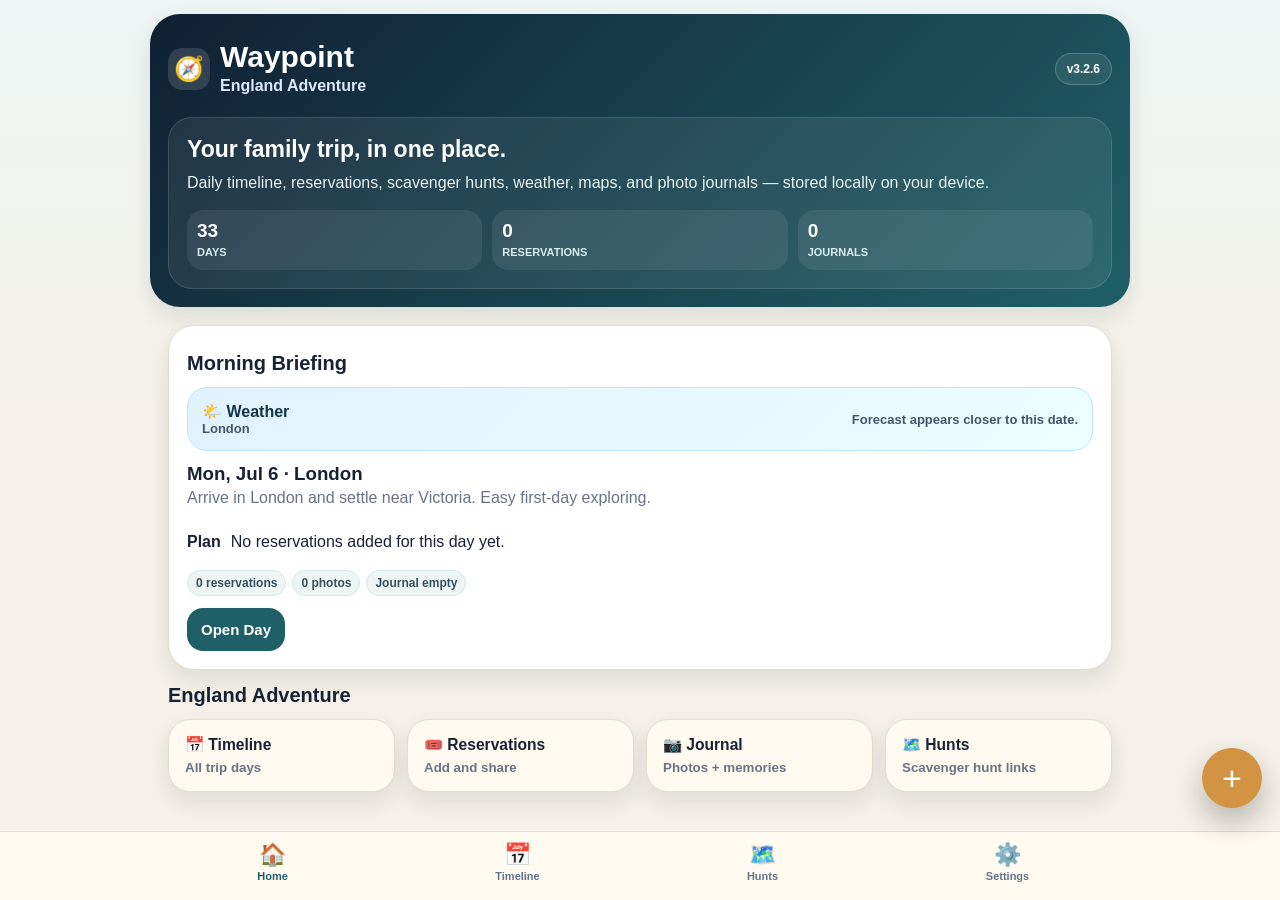
<file: index.html>
<!doctype html>
<html lang="en">
<head>
<meta charset="utf-8" />
<meta name="viewport" content="width=device-width,initial-scale=1,viewport-fit=cover" />
<meta name="theme-color" content="#102033" />
<link rel="manifest" href="manifest.webmanifest" />
<title>Waypoint 3.2.6</title>
<style>
:root{--bg:#f5f1e8;--card:#fffaf0;--ink:#182235;--muted:#697386;--line:#e5ddcd;--brand:#1f5f68;--brand2:#d29442;--good:#2f855a;--danger:#c2410c;--shadow:0 10px 25px rgba(24,34,53,.10);--r:22px}*{box-sizing:border-box}body{margin:0;background:linear-gradient(180deg,#edf6f5 0,#f5f1e8 45%);color:var(--ink);font-family:-apple-system,BlinkMacSystemFont,"Segoe UI",Roboto,Arial,sans-serif;padding-bottom:86px}.app{max-width:980px;margin:0 auto}.hero{padding:28px 18px 18px;background:linear-gradient(135deg,#102033,#1f5f68);color:white;border-bottom-left-radius:30px;border-bottom-right-radius:30px;box-shadow:var(--shadow)}.top{display:flex;justify-content:space-between;gap:12px;align-items:center}.logo{display:flex;gap:10px;align-items:center}.mark{width:42px;height:42px;border-radius:14px;background:#fff2;display:grid;place-items:center;font-size:24px}.title h1{font-size:30px;line-height:1;margin:0}.title p{margin:5px 0 0;color:#dbeafe;font-weight:650}.pill{border:1px solid #ffffff33;background:#ffffff14;color:#fff;border-radius:999px;padding:8px 11px;font-size:12px;font-weight:800}.heroCard{margin-top:22px;background:#ffffff12;border:1px solid #ffffff20;border-radius:24px;padding:18px}.heroCard h2{margin:0 0 8px;font-size:23px}.heroCard p{margin:0;color:#e8f4f4;line-height:1.45}.stats{display:grid;grid-template-columns:repeat(3,1fr);gap:10px;margin-top:16px}.stat{background:#ffffff14;border-radius:16px;padding:10px}.stat b{display:block;font-size:19px}.stat span{font-size:11px;color:#d8eeee;font-weight:700}.section{padding:18px}.section h2{font-size:20px;margin:8px 0 12px}.grid{display:grid;grid-template-columns:repeat(2,1fr);gap:12px}.card{background:var(--card);border:1px solid var(--line);border-radius:var(--r);box-shadow:var(--shadow);padding:16px;text-align:left;color:var(--ink);cursor:pointer}.card h3{margin:0 0 6px}.card p{margin:0;color:var(--muted);font-weight:650}.bigCard{background:#fff;border-radius:26px;border:1px solid var(--line);box-shadow:var(--shadow);padding:18px;margin-bottom:14px}.btn{appearance:none;border:0;border-radius:16px;background:var(--brand);color:white;font-weight:850;padding:13px 14px;font-size:15px;display:inline-flex;gap:8px;align-items:center;justify-content:center;text-decoration:none;cursor:pointer}.btn.secondary{background:#ebf4f3;color:#17474e}.btn.gold{background:var(--brand2);color:#22150a}.btn.danger{background:var(--danger)}.btn.full{width:100%}.tool{display:flex;gap:12px;align-items:center;padding:14px;background:#fff;border:1px solid var(--line);border-radius:18px;text-decoration:none;color:var(--ink);margin-bottom:10px}.tool .emoji{font-size:24px;width:34px;height:34px;display:grid;place-items:center;background:#f4ead8;border-radius:12px}.tool b{display:block}.tool span{display:block;color:var(--muted);font-size:13px;margin-top:2px}.tabs{position:fixed;bottom:0;left:0;right:0;background:rgba(255,250,240,.95);backdrop-filter:blur(14px);border-top:1px solid var(--line);display:flex;justify-content:center;z-index:50}.tabsInner{max-width:980px;width:100%;display:grid;grid-template-columns:repeat(4,1fr);gap:0}.tab{padding:10px 4px 18px;text-align:center;color:#64748b;font-size:11px;font-weight:800;cursor:pointer}.tab.active{color:var(--brand)}.tab div{font-size:22px;margin-bottom:2px}.screen{display:none}.screen.active{display:block}.timeline{position:relative;padding-left:18px}.timeline:before{content:"";position:absolute;left:8px;top:6px;bottom:6px;width:2px;background:#d8ccba}.day{position:relative;margin-bottom:12px;padding:14px 14px 14px 18px;background:#fff;border:1px solid var(--line);border-radius:20px;box-shadow:0 6px 16px rgba(24,34,53,.07);cursor:pointer}.day:before{content:"";position:absolute;left:-15px;top:18px;width:12px;height:12px;background:var(--brand2);border:3px solid #fff;border-radius:50%;box-shadow:0 0 0 1px #d8ccba}.dayHead{display:flex;justify-content:space-between;gap:8px}.day h3{margin:0;font-size:17px}.day small{color:var(--muted);font-weight:800}.chips{display:flex;gap:6px;flex-wrap:wrap;margin-top:9px}.chip{font-size:12px;font-weight:800;color:#35515a;background:#edf6f5;border:1px solid #d4e9e7;border-radius:999px;padding:5px 8px}.modal{position:fixed;inset:0;background:rgba(10,20,30,.55);display:none;align-items:flex-end;z-index:100}.modal.show{display:flex}.sheet{background:#fffaf0;max-width:980px;width:100%;margin:0 auto;border-top-left-radius:28px;border-top-right-radius:28px;max-height:90vh;overflow:auto;padding:18px 18px 30px;box-shadow:0 -20px 60px rgba(0,0,0,.25)}.sheetHead{display:flex;justify-content:space-between;align-items:center;gap:12px;margin-bottom:12px}.sheet h2{margin:0}.x{border:0;background:#eee2d0;border-radius:50%;width:38px;height:38px;font-size:20px}.field{margin:12px 0}.field label{display:block;font-size:13px;font-weight:850;color:#475569;margin-bottom:6px}input,textarea,select{width:100%;border:1px solid #d8ccba;border-radius:14px;padding:12px;font-size:16px;background:white;color:var(--ink)}textarea{min-height:94px;resize:vertical}.row{display:grid;grid-template-columns:1fr 1fr;gap:10px}.listItem{background:#fff;border:1px solid var(--line);border-radius:16px;padding:12px;margin:8px 0}.listItem b{display:block}.listItem span{color:var(--muted);font-size:13px}.empty{padding:18px;border:1px dashed #cbbfae;border-radius:18px;color:var(--muted);text-align:center;background:#fff8}.notice{background:#effaf4;border:1px solid #ccebd8;border-radius:18px;padding:12px;color:#245a3c;font-size:14px;line-height:1.4}.weatherBox{background:linear-gradient(135deg,#e0f2fe,#ecfeff);border:1px solid #bae6fd;border-radius:20px;padding:14px;margin:12px 0;color:#12354a}.weatherTop{display:flex;justify-content:space-between;gap:10px;align-items:center}.weatherTemp{font-size:34px;font-weight:900;line-height:1}.weatherMeta{font-size:13px;color:#475569;font-weight:750}.weatherGrid{display:grid;grid-template-columns:repeat(3,1fr);gap:8px;margin-top:10px}.weatherMini{background:#ffffffaa;border-radius:14px;padding:9px;text-align:center}.weatherMini b{display:block;font-size:14px}.weatherMini span{font-size:11px;color:#64748b;font-weight:800}.fab{position:fixed;right:18px;bottom:92px;width:60px;height:60px;border-radius:50%;border:0;background:var(--brand2);color:#fff;font-size:34px;line-height:1;box-shadow:0 14px 30px rgba(0,0,0,.25);z-index:65;cursor:pointer}.fab:active{transform:scale(.96)}.actionGrid{display:grid;grid-template-columns:1fr;gap:10px}.actionBtn{border:1px solid var(--line);background:#fff;border-radius:18px;padding:15px;text-align:left;font-size:16px;font-weight:850;color:var(--ink)}.actionBtn span{display:block;color:var(--muted);font-size:13px;font-weight:700;margin-top:3px}.briefList{margin-top:12px}.briefItem{display:flex;gap:10px;align-items:flex-start;padding:10px 0;border-top:1px solid #ffffff33}.briefItem:first-child{border-top:0}.smallLink{border:0;background:transparent;color:var(--brand);font-weight:850;text-decoration:underline;cursor:pointer;padding:0}.photoGrid{display:grid;grid-template-columns:repeat(3,1fr);gap:8px;margin-top:10px}.photoThumb{position:relative;background:#f4ead8;border-radius:15px;overflow:hidden;border:1px solid var(--line)}.photoThumb img{width:100%;height:102px;object-fit:cover;display:block}.photoThumb .star{position:absolute;top:6px;left:6px;background:#fff8;border-radius:999px;padding:3px 6px;font-size:12px}.photoCap{font-size:12px;color:var(--muted);font-weight:700;padding:7px;min-height:28px}.photoActions{display:grid;grid-template-columns:1fr 1fr;gap:5px;padding:0 7px 7px}.miniBtn{border:0;border-radius:10px;background:#ebf4f3;color:#17474e;font-size:11px;font-weight:850;padding:7px;cursor:pointer}.miniBtn.danger{background:#fee2e2;color:#991b1b}.heroPhoto{border-radius:22px;overflow:hidden;background:#f4ead8;border:1px solid var(--line);margin:12px 0}.heroPhoto img{width:100%;max-height:360px;object-fit:cover;display:block}.heroPhoto .caption{padding:12px;color:var(--muted);font-weight:700}.mapBtns{display:grid;grid-template-columns:1fr 1fr;gap:8px;margin-top:10px}.mapCard{background:#fff;border:1px solid var(--line);border-radius:18px;padding:12px;margin:10px 0}.lightboxImg{width:100%;max-height:72vh;object-fit:contain;border-radius:16px;background:#111}.releaseList li{margin:7px 0;color:var(--muted);font-weight:700}
@media(min-width:720px){.grid{grid-template-columns:repeat(4,1fr)}.hero{margin-top:14px;border-radius:30px}.modal{align-items:center}.sheet{border-radius:28px;max-height:82vh}.photoThumb img{height:140px}}
</style>
</head><body><div class="app">
<header class="hero"><div class="top"><div class="logo"><div class="mark">🧭</div><div class="title"><h1>Waypoint</h1><p>England Adventure</p></div></div><div class="pill">v3.2.6</div></div><div class="heroCard"><h2>Your family trip, in one place.</h2><p>Daily timeline, reservations, scavenger hunts, weather, maps, and photo journals — stored locally on your device.</p><div class="stats"><div class="stat"><b id="daysCount">33</b><span>DAYS</span></div><div class="stat"><b id="resCount">0</b><span>RESERVATIONS</span></div><div class="stat"><b id="journalCount">0</b><span>JOURNALS</span></div></div></div></header>
<main>
<section id="home" class="screen active"><div class="section"><div class="bigCard"><h2>Morning Briefing</h2><div id="todayCard"></div></div><h2>England Adventure</h2><div class="grid"><button class="card" onclick="show('timeline')"><h3>📅 Timeline</h3><p>All trip days</p></button><button class="card" onclick="show('reservations')"><h3>🎟️ Reservations</h3><p>Add and share</p></button><button class="card" onclick="show('journal')"><h3>📷 Journal</h3><p>Photos + memories</p></button><button class="card" onclick="show('family')"><h3>🗺️ Hunts</h3><p>Scavenger hunt links</p></button></div></div></section>
<section id="timeline" class="screen"><div class="section"><h2>Trip Timeline</h2><div class="notice">Tap any day to add reservations, journal notes, photos, and map details.</div><div class="timeline" id="timelineList" style="margin-top:14px"></div></div></section>
<section id="reservations" class="screen"><div class="section"><h2>Reservations</h2><button class="btn full" onclick="openRes()">＋ Add Reservation</button><div id="resList" style="margin-top:12px"></div></div></section>
<section id="journal" class="screen"><div class="section"><h2>Photo Journal</h2><div class="notice">Photos, captions, favorites, and memories stay on this device unless you export a backup.</div><div id="journalList" style="margin-top:12px"></div></div></section>
<section id="family" class="screen"><div class="section"><h2>Scavenger Hunts</h2><a class="tool" href="Everley_Hunt_GALLERY.html"><div class="emoji">👑</div><div><b>Everley's Royal Treasure Hunt</b><span>Open her interactive hunt</span></div></a><a class="tool" href="Ethan_Hunt_GALLERY.html"><div class="emoji">⚔️</div><div><b>Ethan's England Hunt</b><span>Open his interactive hunt</span></div></a><a class="tool" href="Elizabeth_Hunt_GALLERY.html"><div class="emoji">👸</div><div><b>Elizabeth's England Hunt</b><span>Open her interactive hunt</span></div></a></div></section>
<section id="settings" class="screen"><div class="section"><h2>Settings & Sharing</h2><div class="bigCard"><h3>Local-only storage</h3><p>Your reservations, journals, captions, photos, and notes are stored in this browser on this device.</p><button class="btn" onclick="exportData()">⬇ Export Backup</button> <label class="btn secondary" style="margin-top:8px"><input type="file" accept="application/json" onchange="importData(event)" style="display:none">⬆ Import Backup</label></div><div class="bigCard"><h3>Before updating Waypoint</h3><p>Create a backup before each upgrade. Send that backup to Julie if you want her phone to match yours.</p><button class="btn gold" onclick="exportData('Waypoint-Pre-Update-Backup.json')">Create Upgrade Backup</button></div><div class="bigCard"><h3>About Waypoint</h3><p><b>Version 3.2.1 — Reservation Edit Fix</b></p><ul class="releaseList"><li>Floating + preserved</li><li>Weather preserved</li><li>Scavenger hunt links preserved</li><li>Photo Journal 2.0 added</li><li>Apple Maps / Google Maps buttons added</li><li>Reservations can be edited from the daily timeline</li><li>Reservations can be deleted after saving</li><li>Export / import backup preserved</li></ul></div><div class="bigCard"><h3>Share with Julie</h3><p>Export a backup, AirDrop or send it to Julie, then import it on her phone inside Waypoint.</p></div></div></section>
</main></div>
<nav class="tabs"><div class="tabsInner"><div class="tab active" onclick="show('home')"><div>🏠</div>Home</div><div class="tab" onclick="show('timeline')"><div>📅</div>Timeline</div><div class="tab" onclick="show('family')"><div>🗺️</div>Hunts</div><div class="tab" onclick="show('settings')"><div>⚙️</div>Settings</div></div></nav>
<button class="fab" onclick="openQuickAdd()" aria-label="Add">+</button>
<div class="modal" id="actionModal"><div class="sheet"><div class="sheetHead"><h2>Add to Waypoint</h2><button class="x" onclick="closeModal('actionModal')">×</button></div><div class="actionGrid"><button class="actionBtn" onclick="quickReservation()">🎟️ Add Reservation<span>Restaurant, ticket, hotel, parking, train, or activity</span></button><button class="actionBtn" onclick="quickJournal()">📷 Add Journal Entry<span>Add notes, favorite memory, captions, and photos</span></button><button class="actionBtn" onclick="show('timeline');closeModal('actionModal')">📅 Open Timeline<span>Choose a specific day</span></button></div></div></div>
<div class="modal" id="dayModal"><div class="sheet"><div class="sheetHead"><h2 id="dayTitle"></h2><button class="x" onclick="closeModal('dayModal')">×</button></div><div id="dayBody"></div></div></div>
<div class="modal" id="photoModal"><div class="sheet"><div class="sheetHead"><h2 id="photoTitle">Photo</h2><button class="x" onclick="closeModal('photoModal')">×</button></div><div id="photoBody"></div></div></div>
<div class="modal" id="resModal"><div class="sheet"><div class="sheetHead"><h2 id="resModalTitle">Add Reservation</h2><button class="x" onclick="closeModal('resModal')">×</button></div><form onsubmit="saveRes(event)"><input type="hidden" id="resId"><div class="field"><label>Type</label><select id="resType"><option>🍽️ Restaurant</option><option>🏨 Hotel</option><option>🎟️ Attraction</option><option>🚆 Train</option><option>✈️ Flight</option><option>🚗 Parking</option><option>🥾 Hike</option><option>🎣 Fishing</option><option>📌 Other</option></select></div><div class="field"><label>Name</label><input id="resName" required placeholder="Guy Fawkes Inn"></div><div class="row"><div class="field"><label>Date</label><input id="resDate" type="date" required></div><div class="field"><label>Time</label><input id="resTime" type="time"></div></div><div class="field"><label>Location / address</label><input id="resLocation" placeholder="York city center"></div><div class="field"><label>Confirmation number</label><input id="resConfirm" placeholder="Optional"></div><div class="field"><label>Link</label><input id="resLink" type="url" placeholder="https://"></div><div class="field"><label>Notes</label><textarea id="resNotes"></textarea></div><button class="btn full" type="submit">Save Reservation</button></form></div></div>
<script>
const tripDays=[['2026-07-06','London','Arrive in London and settle near Victoria. Easy first-day exploring.'],['2026-07-07','London','Westminster, classic London landmarks, and relaxed walking.'],['2026-07-08','London','Historic London, pubs, markets, and family wandering.'],['2026-07-09','London','Warner Bros. Studio Tour / Harry Potter day.'],['2026-07-10','London','Final full London day and favorite stops.'],['2026-07-11','Cambridge','Travel to Cambridge. Punting, colleges, and riverside exploring.'],['2026-07-12','Cambridge','Sunday in Cambridge with historic center and relaxed family time.'],['2026-07-13','York','Travel to York. Elizabeth birthday dinner day.'],['2026-07-14','York','York Minster, Shambles, walls, history, and ghostly fun.'],['2026-07-15','York','Another York night / flexible exploration day.'],['2026-07-16','Whitby','Whitby, abbey, harbor, and coastal atmosphere.'],['2026-07-17','Yorkshire Dales','Arrive in the Dales. Village walks and settle in.'],['2026-07-18','Yorkshire Dales','Dales hiking and scenic villages.'],['2026-07-19','Yorkshire Dales','Sunday roast / relaxed Dales day.'],['2026-07-20','Yorkshire Dales','Waterfalls, stone bridges, and countryside exploring.'],['2026-07-21','Yorkshire Dales','Adventure day: hikes, viewpoints, or fishing.'],['2026-07-22','Yorkshire Dales','Dales villages and family walk.'],['2026-07-23','Yorkshire Dales','Final full Dales day.'],['2026-07-24','Yorkshire Dales','Pack, relax, and prepare for Cotswolds.'],['2026-07-25','Cotswolds','Travel to the Cotswolds. Settle in and explore.'],['2026-07-26','Cotswolds','North Cotswolds villages and walking.'],['2026-07-27','Cotswolds','Broadway / Chipping Campden style exploring.'],['2026-07-28','Cotswolds','Family day, scenic walks, and local food.'],['2026-07-29','Cotswolds','Diddly Squat / countryside day.'],['2026-07-30','Cotswolds','Fishing, villages, or flexible adventure.'],['2026-07-31','Cotswolds','Final full Cotswolds day.'],['2026-08-01','Castle Combe','Move to Castle Combe area. Village atmosphere.'],['2026-08-02','Castle Combe','Castle Combe and nearby villages.'],['2026-08-03','Castle Combe','Bradford-on-Avon / Bath area option.'],['2026-08-04','Castle Combe','Final Castle Combe area day.'],['2026-08-05','Castle Combe','Flexible buffer day before Winchester.'],['2026-08-06','Winchester','Winchester, Great Hall, St Catherine’s Hill, final night.'],['2026-08-07','Travel Home','Fly home.']];
const K='waypoint3';let db=load();
const places={'London':{lat:51.5072,lon:-0.1276,label:'London'},'Cambridge':{lat:52.2053,lon:0.1218,label:'Cambridge'},'York':{lat:53.9590,lon:-1.0815,label:'York'},'Whitby':{lat:54.4863,lon:-0.6133,label:'Whitby'},'Yorkshire Dales':{lat:54.2778,lon:-2.1590,label:'Yorkshire Dales'},'Cotswolds':{lat:51.8330,lon:-1.8433,label:'Cotswolds'},'Castle Combe':{lat:51.4930,lon:-2.2280,label:'Castle Combe'},'Winchester':{lat:51.0629,lon:-1.3160,label:'Winchester'},'Travel Home':{lat:51.4700,lon:-0.4543,label:'Heathrow / London'}};
function weatherText(code){code=Number(code);if(code===0)return 'Clear';if([1,2].includes(code))return 'Partly cloudy';if(code===3)return 'Cloudy';if([45,48].includes(code))return 'Fog';if([51,53,55,56,57].includes(code))return 'Drizzle';if([61,63,65,66,67,80,81,82].includes(code))return 'Rain';if([71,73,75,77,85,86].includes(code))return 'Snow';if([95,96,99].includes(code))return 'Thunderstorms';return 'Forecast'}
function fRound(n){return Math.round(Number(n))}function withinForecast(date){let target=new Date(date+'T12:00:00');let now=new Date();let start=new Date(now.getFullYear(),now.getMonth(),now.getDate()-1);let end=new Date(now.getFullYear(),now.getMonth(),now.getDate()+16);return target>=start&&target<=end}
async function weatherHTML(date,loc){let p=places[loc]||places.London;if(!withinForecast(date))return `<div class="weatherBox"><div class="weatherTop"><div><b>🌤️ Weather</b><div class="weatherMeta">${p.label}</div></div><div class="weatherMeta">Forecast appears closer to this date.</div></div></div>`;try{let url=`https://api.open-meteo.com/v1/forecast?latitude=${p.lat}&longitude=${p.lon}&daily=weather_code,temperature_2m_max,temperature_2m_min,precipitation_probability_max,wind_speed_10m_max,sunrise,sunset&current=temperature_2m,weather_code&temperature_unit=fahrenheit&wind_speed_unit=mph&timezone=auto&forecast_days=16`;let res=await fetch(url);let data=await res.json();let i=(data.daily.time||[]).indexOf(date);if(i<0)i=0;let isToday=(new Date().toISOString().slice(0,10)===date);let temp=isToday&&data.current?fRound(data.current.temperature_2m):fRound(data.daily.temperature_2m_max[i]);let code=isToday&&data.current?data.current.weather_code:data.daily.weather_code[i];let hi=fRound(data.daily.temperature_2m_max[i]),lo=fRound(data.daily.temperature_2m_min[i]);let rain=data.daily.precipitation_probability_max[i]??0;let wind=fRound(data.daily.wind_speed_10m_max[i]??0);let sunrise=(data.daily.sunrise[i]||'').split('T')[1]?.slice(0,5)||'—';let sunset=(data.daily.sunset[i]||'').split('T')[1]?.slice(0,5)||'—';return `<div class="weatherBox"><div class="weatherTop"><div><b>🌤️ ${weatherText(code)}</b><div class="weatherMeta">${p.label}</div></div><div class="weatherTemp">${temp}°</div></div><div class="weatherGrid"><div class="weatherMini"><b>${hi}° / ${lo}°</b><span>High / Low</span></div><div class="weatherMini"><b>${rain}%</b><span>Rain chance</span></div><div class="weatherMini"><b>${wind} mph</b><span>Wind</span></div></div><div class="weatherMeta" style="margin-top:9px">Sunrise ${sunrise} · Sunset ${sunset}</div></div>`}catch(e){return `<div class="weatherBox"><div class="weatherTop"><div><b>🌤️ Weather</b><div class="weatherMeta">${p.label}</div></div><div class="weatherMeta">Connect to internet for live forecast.</div></div></div>`}}
async function fillWeather(elId,date,loc){let el=document.getElementById(elId);if(el)el.innerHTML=await weatherHTML(date,loc)}
function load(){try{return JSON.parse(localStorage.getItem(K))||{reservations:[],journals:{},activities:{}}}catch(e){return{reservations:[],journals:{},activities:{}}}}
function persist(){localStorage.setItem(K,JSON.stringify(db))}
function save(){persist();render()}
function normalize(){db.reservations=db.reservations||[];db.journals=db.journals||{};Object.keys(db.journals).forEach(k=>{let j=db.journals[k]||{};j.photos=(j.photos||[]).map((p,i)=>typeof p==='string'?{id:'p'+Date.now()+i,src:p,caption:'',favorite:false}:Object.assign({id:'p'+Date.now()+i,caption:'',favorite:false},p));db.journals[k]=j})}
function fmt(d){let x=new Date(d+'T12:00:00');return x.toLocaleDateString(undefined,{weekday:'short',month:'short',day:'numeric'})}function full(d){let x=new Date(d+'T12:00:00');return x.toLocaleDateString(undefined,{weekday:'long',month:'long',day:'numeric',year:'numeric'})}function nextTripDay(){let iso=new Date().toISOString().slice(0,10);return tripDays.find(x=>x[0]>=iso)||tripDays[0]}function dayData(date){return tripDays.find(d=>d[0]===date)}function itemsFor(date){return (db.reservations||[]).filter(r=>r.date===date).sort((a,b)=>(a.time||'99').localeCompare(b.time||'99'))}
function show(id){document.querySelectorAll('.screen').forEach(s=>s.classList.remove('active'));document.getElementById(id).classList.add('active');document.querySelectorAll('.tab').forEach(t=>t.classList.remove('active'));[...document.querySelectorAll('.tab')].find(t=>t.textContent.toLowerCase().includes(id==='home'?'home':id==='timeline'?'timeline':id==='family'?'hunts':id==='settings'?'settings':''))?.classList.add('active');window.scrollTo(0,0);render()}
function photoSrc(p){return typeof p==='string'?p:p.src}function photoCap(p){return typeof p==='string'?'':(p.caption||'')}function favPhoto(j){return (j.photos||[]).find(p=>p.favorite)||(j.photos||[])[0]}
function render(){normalize();document.getElementById('daysCount').textContent=tripDays.length;document.getElementById('resCount').textContent=db.reservations.length;document.getElementById('journalCount').textContent=Object.keys(db.journals).filter(k=>db.journals[k]?.text||db.journals[k]?.photos?.length).length;renderToday();renderTimeline();renderRes();renderJournals()}
function renderToday(){let d=nextTripDay();let res=itemsFor(d[0]);let j=db.journals[d[0]]||{};document.getElementById('todayCard').innerHTML=`<div id="todayWeather"><div class="weatherBox">Loading weather for ${d[1]}...</div></div><h3 style="margin:12px 0 4px">${fmt(d[0])} · ${d[1]}</h3><p style="color:var(--muted);margin-top:0">${d[2]}</p><div class="briefList">${res.length?res.slice(0,3).map(r=>`<div class="briefItem"><b>${r.time||'Anytime'}</b><div>${r.type} ${r.name}<br><span style="color:var(--muted);font-size:13px">${r.location||''}</span></div></div>`).join(''):'<div class="briefItem"><b>Plan</b><div>No reservations added for this day yet.</div></div>'}</div><div class="chips"><span class="chip">${res.length} reservations</span><span class="chip">${j.photos?.length||0} photos</span><span class="chip">Journal ${j.text?'started':'empty'}</span></div><button class="btn" style="margin-top:12px" onclick="openDay('${d[0]}')">Open Day</button>`;fillWeather('todayWeather',d[0],d[1])}
function renderTimeline(){let el=document.getElementById('timelineList');el.innerHTML=tripDays.map(d=>{let res=itemsFor(d[0]).length,j=db.journals[d[0]]||{};return `<div class="day" onclick="openDay('${d[0]}')"><div class="dayHead"><div><h3>${fmt(d[0])} · ${d[1]}</h3><small>${d[2]}</small></div><small>›</small></div><div class="chips"><span class="chip">${res} reservations</span><span class="chip">${j.photos?.length||0} photos</span><span class="chip">${j.text?'Journal ✓':'No journal'}</span></div></div>`}).join('')}
function renderRes(){let el=document.getElementById('resList');if(!db.reservations.length){el.innerHTML='<div class="empty">No reservations yet.</div>';return}el.innerHTML=db.reservations.sort((a,b)=>(a.date+a.time).localeCompare(b.date+b.time)).map(r=>`<div class="listItem"><b>${r.type} ${r.name}</b><span>${fmt(r.date)} ${r.time||''} · ${r.location||''}</span>${mapButtons(r.location||r.name)}<div class="chips"><button class="btn secondary" onclick="editRes('${r.id}')">Edit</button><button class="btn danger" onclick="delRes('${r.id}')">Delete</button></div></div>`).join('')}
function renderJournals(){let el=document.getElementById('journalList');el.innerHTML=tripDays.map(d=>{let j=db.journals[d[0]]||{};if(!j.text && !j.photos?.length)return '';let fp=favPhoto(j);return `<div class="listItem" onclick="openDay('${d[0]}')"><b>${fmt(d[0])} · ${d[1]}</b><span>${j.text?j.text.slice(0,115):'Photos only'}</span>${fp?`<div class="heroPhoto"><img src="${photoSrc(fp)}"><div class="caption">${photoCap(fp)||'Photo of the day'}</div></div>`:''}<div class="chips"><span class="chip">${j.photos?.length||0} photos</span><span class="chip">${j.favorite?'Favorite memory ✓':'Memory open'}</span></div></div>`}).join('')||'<div class="empty">No journal entries yet.</div>'}
function mapQuery(q){return encodeURIComponent(q||'')}function mapButtons(q){if(!q)return '';return `<div class="mapBtns"><a class="btn secondary" target="_blank" href="https://maps.apple.com/?q=${mapQuery(q)}">Apple Maps</a><a class="btn secondary" target="_blank" href="https://www.google.com/maps/search/?api=1&query=${mapQuery(q)}">Google Maps</a></div>`}
function renderPhotoGrid(date,j){let photos=j.photos||[];if(!photos.length)return '<div class="empty">No photos yet. Add a few from your camera roll.</div>';return `<div class="photoGrid">${photos.map((p,i)=>`<div class="photoThumb"><span class="star">${p.favorite?'⭐':'📷'}</span><img src="${photoSrc(p)}" onclick="openPhoto('${date}',${i})"><div class="photoCap">${photoCap(p)||'No caption yet'}</div><div class="photoActions"><button class="miniBtn" onclick="event.stopPropagation();setFavPhoto('${date}',${i})">Favorite</button><button class="miniBtn" onclick="event.stopPropagation();captionPhoto('${date}',${i})">Caption</button><button class="miniBtn" onclick="event.stopPropagation();movePhoto('${date}',${i},-1)">↑</button><button class="miniBtn" onclick="event.stopPropagation();movePhoto('${date}',${i},1)">↓</button><button class="miniBtn danger" onclick="event.stopPropagation();deletePhoto('${date}',${i})">Delete</button><button class="miniBtn" onclick="event.stopPropagation();openPhoto('${date}',${i})">Open</button></div></div>`).join('')}</div>`}
function openDay(date){let d=dayData(date);let res=itemsFor(date);let j=db.journals[date]||{text:'',favorite:'',funny:'',meal:'',mood:'',photos:[]};let fp=favPhoto(j);document.getElementById('dayTitle').textContent=`${full(date)} · ${d[1]}`;document.getElementById('dayBody').innerHTML=`<div id="dayWeather"><div class="weatherBox">Loading weather for ${d[1]}...</div></div><div class="notice">${d[2]}</div><div class="mapCard"><b>🗺️ Maps for ${d[1]}</b><span style="display:block;color:var(--muted);font-size:13px;margin-top:4px">Open navigation for today's destination.</span>${mapButtons(d[1])}<div class="field"><label>Parking / walking notes</label><textarea id="mapNotes">${j.mapNotes||''}</textarea></div></div><h3>Timeline</h3>${res.length?res.map(r=>`<div class="listItem"><b>${r.time||'Anytime'} · ${r.type} ${r.name}</b><span>${r.location||''}${r.confirm?' · Confirmation: '+r.confirm:''}</span>${r.notes?`<span>${r.notes}</span>`:''}${mapButtons(r.location||r.name)}<div class="chips"><button class="btn secondary" onclick="editRes('${r.id}')">Edit</button><button class="btn danger" onclick="delRes('${r.id}')">Delete</button></div></div>`).join(''):'<div class="empty">No reservations for this day yet.</div>'}<button class="btn" onclick="openRes('${date}')">＋ Add Reservation to this Day</button><h3>Photo Journal</h3>${fp?`<div class="heroPhoto"><img src="${photoSrc(fp)}"><div class="caption">⭐ ${photoCap(fp)||'Photo of the Day'}</div></div>`:''}<div class="field"><label>Add photos</label><input type="file" accept="image/*" multiple onchange="addPhotos(event,'${date}')"></div>${renderPhotoGrid(date,j)}<h3>Journal</h3><div class="field"><label>What happened today?</label><textarea id="jText">${j.text||''}</textarea></div><div class="field"><label>Favorite memory</label><input id="jFav" value="${j.favorite||''}"></div><div class="field"><label>Funniest moment</label><input id="jFunny" value="${j.funny||''}"></div><div class="field"><label>Best meal</label><input id="jMeal" value="${j.meal||''}"></div><div class="field"><label>Mood / vibe</label><input id="jMood" value="${j.mood||''}" placeholder="Relaxed, adventurous, rainy, magical..."></div><div class="row" style="margin-top:12px"><button class="btn full" onclick="saveJournal('${date}')">Save Journal</button><button class="btn danger full" onclick="deleteJournal('${date}')">Delete Journal</button></div>`;document.getElementById('dayModal').classList.add('show');fillWeather('dayWeather',date,d[1])}
function ensureJournal(date){db.journals[date]=db.journals[date]||{photos:[]};db.journals[date].photos=db.journals[date].photos||[];return db.journals[date]}
function updateJournalFields(date){let j=ensureJournal(date);j.text=document.getElementById('jText')?.value||'';j.favorite=document.getElementById('jFav')?.value||'';j.funny=document.getElementById('jFunny')?.value||'';j.meal=document.getElementById('jMeal')?.value||'';j.mood=document.getElementById('jMood')?.value||'';j.mapNotes=document.getElementById('mapNotes')?.value||'';j.updatedAt=new Date().toISOString();return j}
function saveJournal(date){
  try{
    updateJournalFields(date);
    persist();
    closeModal('dayModal');
    try{render()}catch(renderErr){console.warn('Saved, but refresh render had an issue',renderErr)}
    alert('Journal saved.');
  }catch(err){
    console.error(err);
    alert('Sorry, the journal did not save. Your text is still on this screen. Photos are automatically resized, but if storage is full, export a backup and remove older photos.');
  }
}
function deleteJournal(date){
  if(!confirm('Delete this journal entry and its photos for this day?'))return;
  if(db.journals && db.journals[date]) delete db.journals[date];
  try{
    persist();
    closeModal('dayModal');
    render();
    alert('Journal deleted.');
  }catch(err){
    console.error(err);
    alert('Sorry, the journal could not be deleted.');
  }
}
function readFileAsDataURL(file){return new Promise((resolve,reject)=>{let r=new FileReader();r.onload=()=>resolve(r.result);r.onerror=reject;r.readAsDataURL(file)})}
function loadImg(src){return new Promise((resolve,reject)=>{let img=new Image();img.onload=()=>resolve(img);img.onerror=reject;img.src=src})}
async function compressPhoto(file){
  let raw=await readFileAsDataURL(file);
  let img=await loadImg(raw);
  let attempts=[{m:1400,q:.72},{m:1100,q:.68},{m:900,q:.62},{m:720,q:.58}];
  let best=raw;
  for(let a of attempts){
    let scale=Math.min(1,a.m/Math.max(img.naturalWidth||img.width,img.naturalHeight||img.height));
    let w=Math.max(1,Math.round((img.naturalWidth||img.width)*scale));
    let h=Math.max(1,Math.round((img.naturalHeight||img.height)*scale));
    let canvas=document.createElement('canvas');canvas.width=w;canvas.height=h;
    let ctx=canvas.getContext('2d');ctx.drawImage(img,0,0,w,h);
    best=canvas.toDataURL('image/jpeg',a.q);
    if(best.length<420000)break;
  }
  return {id:crypto.randomUUID?crypto.randomUUID():'p'+Date.now()+Math.random(),src:best,caption:'',favorite:false,originalName:file.name||'photo',addedAt:new Date().toISOString(),compressed:true};
}
async function addPhotos(e,date){
  let input=e.target;
  let files=[...input.files];
  if(!files.length)return;
  let j=updateJournalFields(date);
  let added=[];
  try{
    for(let f of files){
      let photo=await compressPhoto(f);
      j.photos.push(photo);
      added.push(photo.id);
    }
    persist();
    input.value='';
    openDay(date);
    alert(added.length===1?'Photo added.':'Photos added.');
  }catch(err){
    console.error(err);
    if(added.length){j.photos=j.photos.filter(p=>!added.includes(p.id));}
    input.value='';
    alert('Sorry, that photo could not be saved. Waypoint resized it first, but your device storage may be full. Try exporting a backup, then remove older test photos.');
  }
}
function setFavPhoto(date,i){let j=db.journals[date];if(!j)return;j.photos.forEach((p,idx)=>p.favorite=idx===i);save();openDay(date)}function captionPhoto(date,i){let j=db.journals[date];let p=j?.photos?.[i];if(!p)return;let cap=prompt('Photo caption:',photoCap(p));if(cap!==null){p.caption=cap;save();openDay(date)}}function movePhoto(date,i,dir){let j=db.journals[date];if(!j)return;let n=i+dir;if(n<0||n>=j.photos.length)return;[j.photos[i],j.photos[n]]=[j.photos[n],j.photos[i]];save();openDay(date)}function deletePhoto(date,i){if(!confirm('Delete this photo from this journal entry?'))return;db.journals[date].photos.splice(i,1);try{persist();render();openDay(date)}catch(err){console.error(err);alert('Sorry, the photo could not be deleted.')}}function openPhoto(date,i){let d=dayData(date);let p=db.journals[date]?.photos?.[i];if(!p)return;document.getElementById('photoTitle').textContent=`${fmt(date)} · ${d[1]}`;document.getElementById('photoBody').innerHTML=`<img class="lightboxImg" src="${photoSrc(p)}"><div class="field"><label>Caption</label><input id="lightCap" value="${photoCap(p)}"></div><div class="chips"><button class="btn secondary" onclick="document.getElementById('lightCap').value=document.getElementById('lightCap').value;db.journals['${date}'].photos[${i}].caption=document.getElementById('lightCap').value;save();closeModal('photoModal');openDay('${date}')">Save Caption</button><button class="btn gold" onclick="setFavPhoto('${date}',${i});closeModal('photoModal')">Make Photo of the Day</button></div>`;document.getElementById('photoModal').classList.add('show')}
function openRes(date=''){document.getElementById('resModalTitle').textContent='Add Reservation';document.getElementById('resId').value='';document.getElementById('resType').value='🍽️ Restaurant';document.getElementById('resName').value='';document.getElementById('resDate').value=date;document.getElementById('resTime').value='';document.getElementById('resLocation').value=dayData(date)?.[1]||'';document.getElementById('resConfirm').value='';document.getElementById('resLink').value='';document.getElementById('resNotes').value='';document.getElementById('resModal').classList.add('show')}function editRes(id){let r=db.reservations.find(x=>x.id===id);if(!r)return;document.getElementById('resModalTitle').textContent='Edit Reservation';document.getElementById('resId').value=r.id;document.getElementById('resType').value=r.type;document.getElementById('resName').value=r.name;document.getElementById('resDate').value=r.date;document.getElementById('resTime').value=r.time||'';document.getElementById('resLocation').value=r.location||'';document.getElementById('resConfirm').value=r.confirm||'';document.getElementById('resLink').value=r.link||'';document.getElementById('resNotes').value=r.notes||'';document.getElementById('resModal').classList.add('show')}function saveRes(e){e.preventDefault();let id=document.getElementById('resId').value||(crypto.randomUUID?crypto.randomUUID():'r'+Date.now());let r={id,type:resType.value,name:resName.value,date:resDate.value,time:resTime.value,location:resLocation.value,confirm:resConfirm.value,link:resLink.value,notes:resNotes.value};let i=db.reservations.findIndex(x=>x.id===id);if(i>=0)db.reservations[i]=r;else db.reservations.push(r);closeModal('resModal');save()}function delRes(id){if(confirm('Delete this reservation?')){db.reservations=db.reservations.filter(r=>r.id!==id);save();if(document.getElementById('dayModal').classList.contains('show')){closeModal('dayModal')}}}function closeModal(id){document.getElementById(id).classList.remove('show')}
function openQuickAdd(){document.getElementById('actionModal').classList.add('show')}function quickReservation(){let d=nextTripDay();closeModal('actionModal');openRes(d[0])}function quickJournal(){let d=nextTripDay();closeModal('actionModal');openDay(d[0]);setTimeout(()=>{let t=document.getElementById('jText');if(t)t.focus()},250)}
function exportData(filename='Waypoint-England-Backup.json'){let blob=new Blob([JSON.stringify(db,null,2)],{type:'application/json'});let a=document.createElement('a');a.href=URL.createObjectURL(blob);a.download=filename;a.click()}function importData(e){let f=e.target.files[0];if(!f)return;let r=new FileReader();r.onload=ev=>{try{db=JSON.parse(ev.target.result);normalize();save();alert('Backup imported.')}catch(err){alert('Could not import this file.')}};r.readAsText(f)}normalize();render();if('serviceWorker'in navigator){navigator.serviceWorker.register('sw.js').catch(()=>{})}
</script></body></html>
</file>
